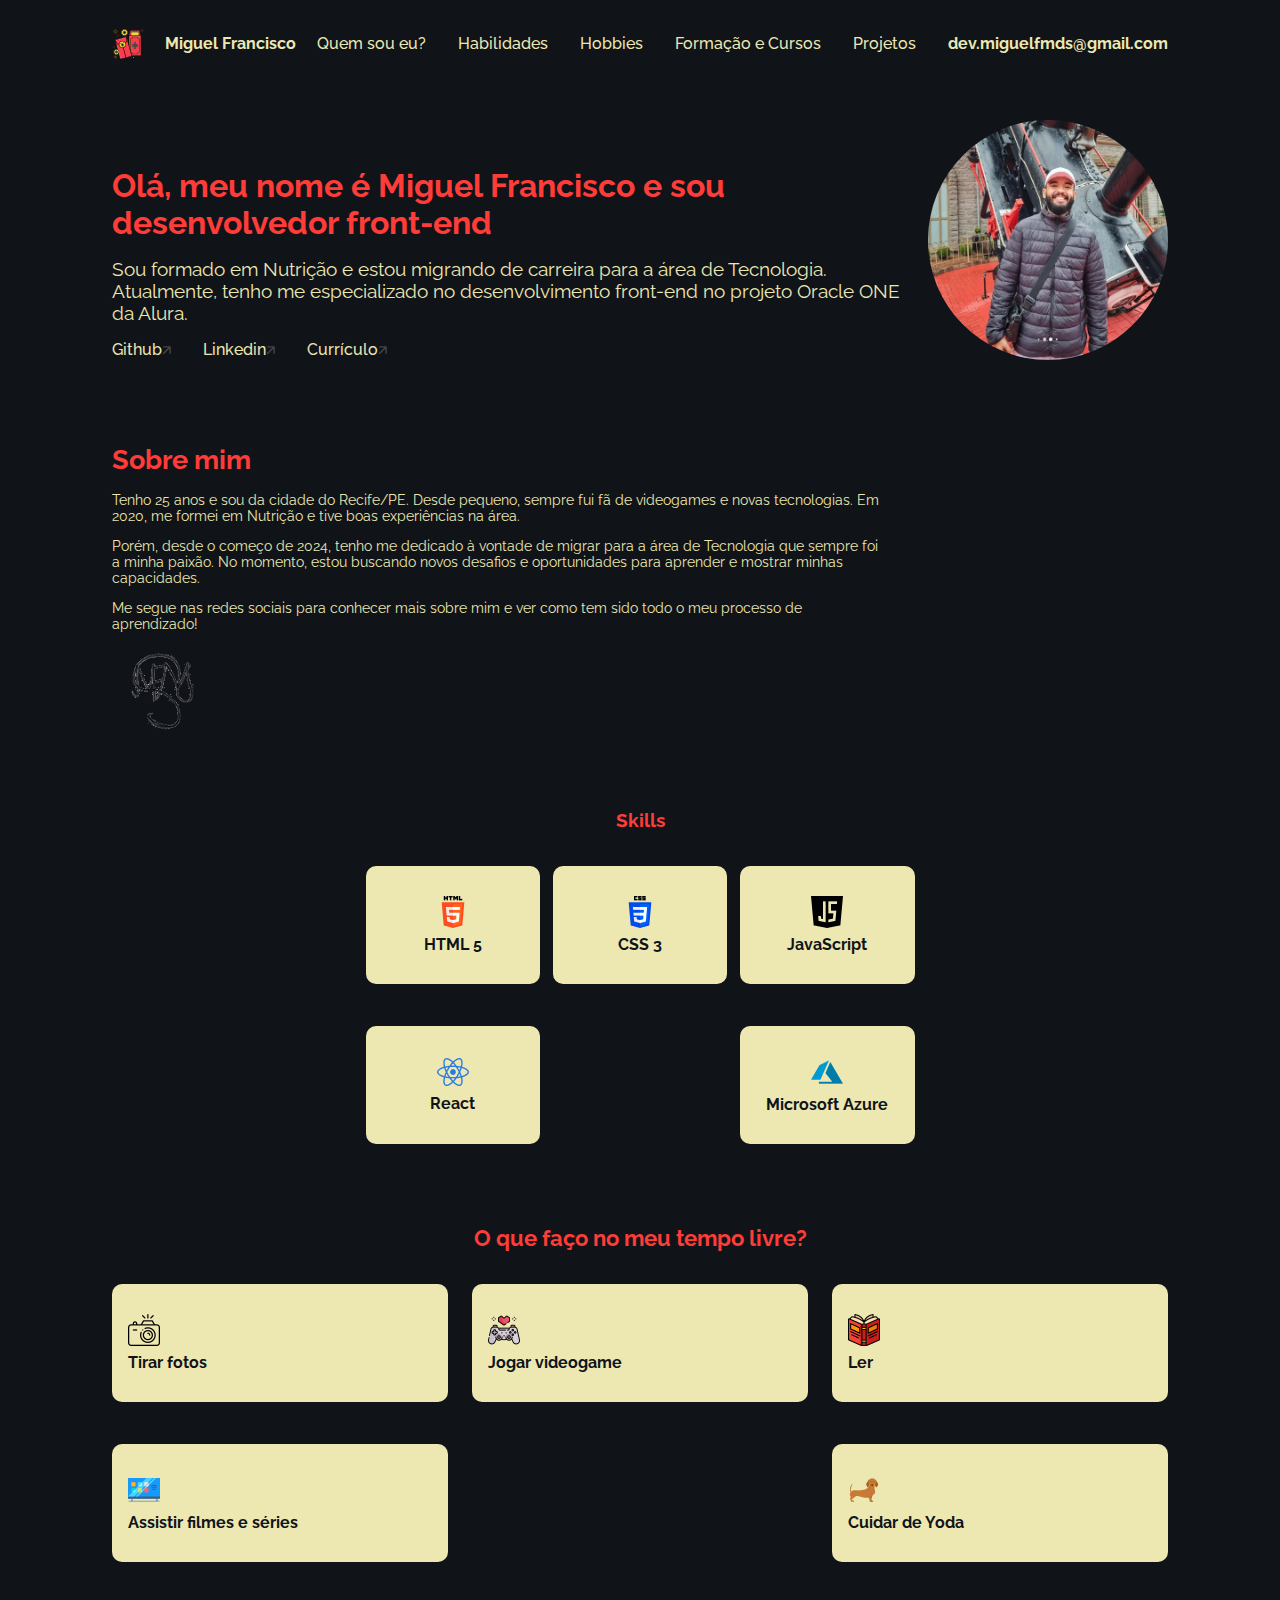
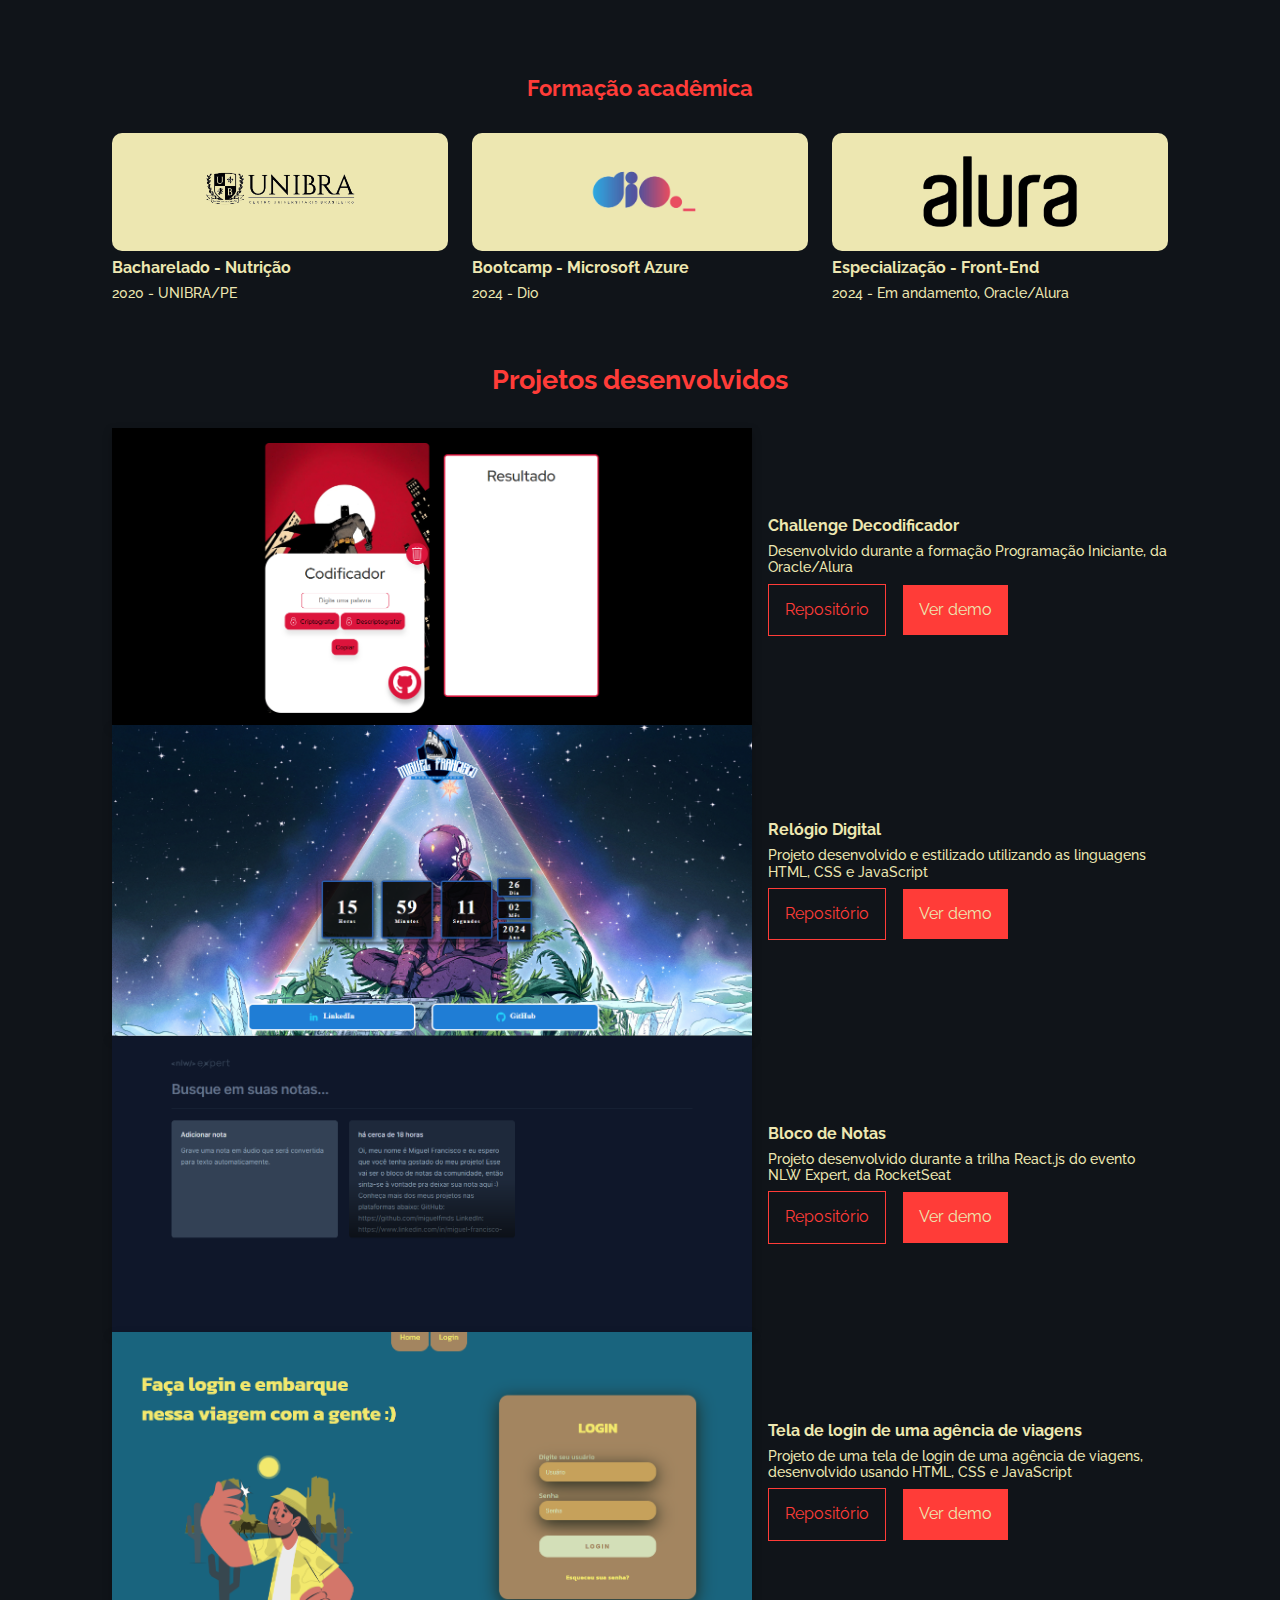
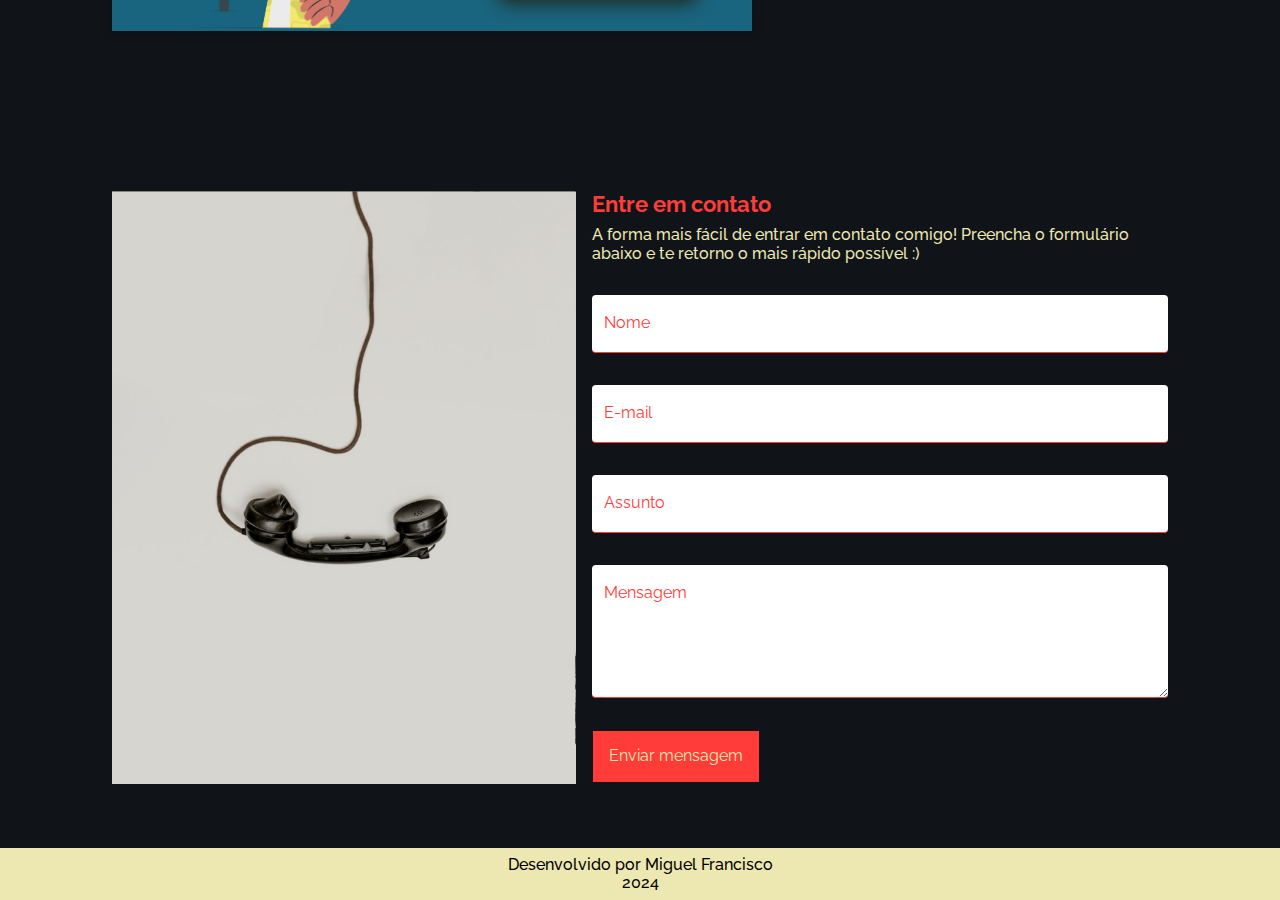
<file: index.html>
<!DOCTYPE html>
<html lang="pt">
<head>
    <!-- informações do documento -->
    <meta charset="UTF-8">
    <meta http-equiv="X-UA-Compatible" content="IE=edge">
    <meta name="viewport" content="width=device-width, initial-scale=1.0">

    <!-- informações da página -->
   <meta name="description" content="Portfolio - Challenge Oracle/Alura - Programa ONE">
   <meta name="keywords" content="html, css, js, JavaScript, Alura, Oracle, ONE, Challenge, currículo">
   <meta name="author" content="Miguel Francisco">

   <!-- título da página -->
   <title>Miguel Francisco | Portfolio</title>
   <link rel="shortcut icon" href="./assets/images/logo2.png" type="image/x-icon">

    <!-- fontes utilizadas -->
   <link rel="preconnect" href="https://fonts.googleapis.com">
   <link rel="preconnect" href="https://fonts.gstatic.com" crossorigin>
   <link href="https://fonts.googleapis.com/css2?family=Raleway:wght@400;500;600;700&display=swap" rel="stylesheet">

   <!-- CSS configurações básicas -->
   <link rel="stylesheet" href="assets/css/basic/normalize.css">
   <link rel="stylesheet" href="assets/css/basic/base.css">
   <link rel="stylesheet" href="assets/css/basic/botao.css">

   <!-- CSS por seção -->
   <link rel="stylesheet" href="./assets/css/nav/nav.css">
   <link rel="stylesheet" href="./assets/css/aside/aside.css">
   <link rel="stylesheet" href="./assets/css/sobre/sobre.css">
   <link rel="stylesheet" href="./assets/css/skills/skills.css">
   <link rel="stylesheet" href="./assets/css/hobbies/hobbies.css">
   <link rel="stylesheet" href="./assets/css/formacao/formacao.css">
   <link rel="stylesheet" href="./assets/css/projetos/projetos.css">
   <link rel="stylesheet" href="./assets/css/contato/contato.css">
   <link rel="stylesheet" href="./assets/css/formulario/formulario.css">
   <link rel="stylesheet" href="./assets/css/footer/footer.css">
    
</head>

<body>

    <!-- Cabeçalho -->
 
    <header>
       <nav class="nav__container" id="nav">
         <img src="./assets/imagens/navlogo.png" class="nav__logo" alt="logo">
          <h2 class="nav__nome">Miguel Francisco</h2>
          <ul class="nav__lista">
             <l1 class="nav__item"><a href="#sobre" class="nav__item__link" title="Clique para acessar seção Quem sou eu?">Quem sou eu?</a></l1>
             <l1 class="nav__item"><a href="#skills" class="nav__item__link" title="Clique para acessar seção Habilidades">Habilidades</a></l1>
             <l1 class="nav__item"><a href="#hobbies" class="nav__item__link" title="Clique para acessar seção Hobbies">Hobbies</a></l1>
             <l1 class="nav__item"><a href="#formacao" class="nav__item__link" title="Clique para acessar seção Formação e Cursos">Formação e Cursos</a></l1>
             <l1 class="nav__item"><a href="#projetos" class="nav__item__link" title="Clique para acessar seção Projetos">Projetos</a></l1>
             <l1 class="nav__item--single"><a href="#contato" class="nav__item__link" title="Clique para acessar seção Contato">dev.miguelfmds@gmail.com</a></l1>
          </ul>
       </nav>
    </header>

    <!-- Seção de apresentação -->

    <aside class="aside__container">
        <img src="assets/imagens/fotoMiguel.jpg" alt="Foto Miguel Francisco" class="aside__foto">
        <div class="aside__descricao">
           <h1 class="aside__titulo">Olá, meu nome é Miguel Francisco e sou desenvolvedor front-end</h1>
           <h2 class="aside__subtitulo">Sou formado em Nutrição e estou migrando de carreira para a área de Tecnologia. Atualmente, tenho me especializado no desenvolvimento front-end no projeto Oracle ONE da Alura.</h2>
           <ul class="aside__lista">
              <li class="aside__lista__item"><a class="aside__lista__link" href="https://github.com/miguelfmds"
                    target="_blank">Github</a></li>
              <li class="aside__lista__item"><a class="aside__lista__link" href="https://www.linkedin.com/in/miguel-francisco-a069252aa/"
                    target="_blank">Linkedin</a></li>
              <li class="aside__lista__item"><a class="aside__lista__link" href="assets/curriculo/curriculomiguel.pdf"
                    target="_blank">Currículo</a></li>
           </ul>
        </div>
     </aside>

     <!-- Sobre mim -->

     <main>
         <section class="sobre__container" id="sobre">
            <h2 class="sobre__titulo">
               <a href="#nav" title="Clique aqui para voltar ao topo da página">Sobre mim</a>
            </h2>
            <p class="sobre__texto">Tenho 25 anos e sou da cidade do Recife/PE. Desde pequeno, sempre fui fã de videogames e novas tecnologias. Em 2020, me formei em Nutrição e tive boas experiências na área.</p>
            <p class="sobre__texto">Porém, desde o começo de 2024, tenho me dedicado à vontade de migrar para a área de Tecnologia que sempre foi a minha paixão.
               No momento, estou buscando novos desafios e oportunidades para aprender e mostrar minhas capacidades.
            </p>
            <p class="sobre__texto">Me segue nas redes sociais para conhecer mais sobre mim e ver como tem sido todo o meu processo de aprendizado!</p>
            <img class="sobre__imagem" src="./assets/imagens/assinaturadigital.png" alt="assinatura">
         </section>

         <!-- Skills -->

         <section class="skills__container" id="skills">
            <h2 class="skills__titulo">
               <a href="#nav" title="Clique aqui para voltar ao topo da página">Skills</a>
            </h2>
            <ul class="skills__lista">
               <li class="skills__item">
                  <img src="./assets/imagens/html-5.png" alt="ícone html5" class="skills__icone">
                  <h3 class="skills__nome">HTML 5</h3>
               </li>
               <li class="skills__item">
                  <img src="./assets/imagens/css-3.png" alt="ícone css" class="skills__icone">
                  <h3 class="skills__nome">CSS 3</h3>
               </li>
               <li class="skills__item">
                  <img src="./assets/imagens/java-script.png" alt="ícone js" class="skills__icone">
                  <h3 class="skills__nome">JavaScript</h3>
               </li>
               <li class="skills__item">
                  <img src="./assets/imagens/react_icon.png" alt="ícone react" class="skills__icone">
                  <h3 class="skills__nome">React</h3>
               </li>
               </li>
               <li class="skills__item">
                  <img src="./assets/imagens/azure.png" alt="ícone azure" class="skills__icone">
                  <h3 class="skills__nome">Microsoft Azure</h3>
               </li>
            </ul>
         </section>

         <!-- Hobbies -->

         <section class="hobbies__container" id="hobbies">
            <h2 class="hobbies__titulo">
               <a href="#nav" title="Clique aqui para voltar ao topo da página">O que faço no meu tempo livre?</a>
            </h2>
            <ul class="hobbies__lista">
               <li class="hobbies__item">
                  <img src="./assets/imagens/camera.png" alt="camera" class="hobbies__icone">
                  <h3 class="hobbies__nome">Tirar fotos</h3>
               </li>
               <li class="hobbies__item">
                  <img src="./assets/imagens/videogames.png" alt="videogame" class="hobbies__icone">
                  <h3 class="hobbies__nome">Jogar videogame</h3>
               </li>
               <li class="hobbies__item">
                  <img src="./assets/imagens/book.png" alt="livro" class="hobbies__icone">
                  <h3 class="hobbies__nome">Ler</h3>
               </li>
               <li class="hobbies__item">
                  <img src="./assets/imagens/smart-tv.png" alt="tv" class="hobbies__icone">
                  <h3 class="hobbies__nome">Assistir filmes e séries</h3>
               </li>
               <li class="hobbies__item">
                  <img src="./assets/imagens/dog.png" alt="cachorro" class="hobbies__icone">
                  <h3 class="hobbies__nome">Cuidar de Yoda</h3>
               </li>
            </ul>
         </section>

         <!-- Formação acadêmica -->

         <section class="formacao__container" id="formacao">
            <h2 class="formacao__titulo">
               <a href="#nav" title="Clique aqui para voltar ao topo da página">Formação acadêmica</a>
            </h2>
            <ul class="formacao__lista">
               <li class="formacao__item">
                  <div class="formacao__logo__container">
                     <img src="./assets/imagens/unibra.png" alt="logo unibra" class="formacao__logo">
                  </div>
                  <h3 class="formacao__nome">Bacharelado - Nutrição</h3>
                  <p class="formacao__texto">2020 - UNIBRA/PE</p>
               </li>
               <li class="formacao__item">
                  <div class="formacao__logo__container">
                     <img src="./assets/imagens/dio.png" alt="logo dio" class="formacao__logo">
                  </div>
                  <h3 class="formacao__nome">Bootcamp - Microsoft Azure</h3>
                  <p class="formacao__texto">2024 - Dio</p>
               </li>
               <li class="formacao__item">
                  <div class="formacao__logo__container">
                     <img src="./assets/imagens/alura.png" alt="logo alura" class="formacao__logo">
                  </div>
                  <h3 class="formacao__nome">Especialização - Front-End</h3>
                  <p class="formacao__texto">2024 - Em andamento, Oracle/Alura</p>
               </li>
            </ul>
         </section>

         <!-- Projetos -->

         <section class="projetos__container" id="projetos">
            <h2 class="projetos__titulo">
               <a href="#nav" title="Clique aqui para voltar ao topo da página">Projetos desenvolvidos</a>
            </h2>
            <ul class="projetos__lista">
               <li class="projetos__item">
                  <img class="projetos__tela" src="./assets/imagens/challengedecodificador.png" alt="print decodificador" title="Challenge Decodificador">
                  <div class="projetos__texto__container">
                     <h3 class="projetos__nome">Challenge Decodificador</h3>
                     <p class="projetos__texto">Desenvolvido durante a formação Programação Iniciante, da Oracle/Alura</p>
                     <div class="botao__container">
                        <a class="botao__secundario" href="https://github.com/miguelfmds/desafio-codificador" target="_blank" rel="noopener noreferrer" title="Clique para visualizar o repositório no GitHub">Repositório</a>
                        <a class="botao__primario" href="https://miguelfmds.github.io/desafio-codificador/" target="_blank" rel="noopener noreferrer" title="Clique para visualizar o deploy do projeto">Ver demo</a>
                     </div>
                  </div>
               </li>
               <li class="projetos__item">
                  <img class="projetos__tela" src="./assets/imagens/relogiodigital.png" alt="print relogio digital" title="Relógio Digital">
                  <div class="projetos__texto__container">
                     <h3 class="projetos__nome">Relógio Digital</h3>
                     <p class="projetos__texto">Projeto desenvolvido e estilizado utilizando as linguagens HTML, CSS e JavaScript</p>
                     <div class="botao__container">
                        <a class="botao__secundario" href="https://github.com/miguelfmds/relogiodigital" target="_blank" rel="noopener noreferrer" title="Clique para visualizar o repositório no GitHub">Repositório</a>
                        <a class="botao__primario" href="https://miguelfmds.github.io/relogiodigital/" target="_blank" rel="noopener noreferrer" title="Clique para visualizar o deploy do projeto">Ver demo</a>
                     </div>
                  </div>
               </li>
               <li class="projetos__item">
                  <img class="projetos__tela" src="./assets/imagens/blocodenotas.png" alt="print bloco de notas" title="Bloco de Notas">
                  <div class="projetos__texto__container">
                     <h3 class="projetos__nome">Bloco de Notas</h3>
                     <p class="projetos__texto">Projeto desenvolvido durante a trilha React.js do evento NLW Expert, da RocketSeat</p>
                     <div class="botao__container">
                        <a class="botao__secundario" href="https://github.com/miguelfmds/nlw-expert-notes" target="_blank" rel="noopener noreferrer" title="Clique para visualizar o repositório no GitHub">Repositório</a>
                        <a class="botao__primario" href="https://nlw-expert-notes-mocha.vercel.app/" target="_blank" rel="noopener noreferrer" title="Clique para visualizar o deploy do projeto">Ver demo</a>
                     </div>
                  </div>
               </li>
               <li class="projetos__item">
                  <img class="projetos__tela" src="./assets/imagens/teladelogin.png" alt="print tela de login" title="Tela de login">
                  <div class="projetos__texto__container">
                     <h3 class="projetos__nome">Tela de login de uma agência de viagens</h3>
                     <p class="projetos__texto">Projeto de uma tela de login de uma agência de viagens, desenvolvido usando HTML, CSS e JavaScript</p>
                     <div class="botao__container">
                        <a class="botao__secundario" href="https://github.com/miguelfmds/tela-login" target="_blank" rel="noopener noreferrer" title="Clique para visualizar o repositório no GitHub">Repositório</a>
                        <a class="botao__primario" href="https://miguelfmds.github.io/tela-login/" target="_blank" rel="noopener noreferrer" title="Clique para visualizar o deploy do projeto">Ver demo</a>
                     </div>
                  </div>
               </li>
            </ul>
         </section>

         <section class="contato__container" id="contato">
            <img src="./assets/imagens/contato_imagem.png" class="contato__imagem" alt="imagem de contato">
            <div class="contato__container--interno">
               <div class="contato__container--textos">
                  <h2 class="contato__titulo">
                     <a href="#nav" title="Clique aqui para voltar ao topo da página">Entre em contato</a>
                  </h2>
                  <p class="contato__texto">A forma mais fácil de entrar em contato comigo! Preencha o formulário abaixo e te retorno o mais rápido possível :)</p>
               </div>
               
               <form action="https://formsubmit.co/44e618cf8c2fff2aa8fc461ae3ceedf5" method="post" class="formulario__container">
                  <fieldset class="formulario__fieldset">
                     
                  <!-- campos da plataforma de envio do formulário -->
                  <input type="hidden" name="_next" value="https://miguelfmds.github.io/challenge-one-portfolio-front/agradecimento.html">
                  
                  <input type="hidden" name="_autoresponse" value="Olá! Agradeço por entrar em contato ao visitar meu portfolio. Esta é uma cópia da mensagem que me enviou. Logo, retorno! - Miguel Francisco"> <!-- final dos campos da plataforma de envio -->

                  <!-- início dos campos visíveis do formulário -->

                  <div class="input__container"> <!--abre o campo nome -->
                     <input class="input__campo input__nome" data-form="nome" name="nome" type="text" placeholder="Nome" title="Digite seu nome" minlength="2" required>
                     <label class="input__label" data-label="nome" for="Nome">
                        Nome
                     </label>
                     <span class="input__erro" data-span="nome">
                        Favor preencher com seu nome completo
                     </span>
                  </div> <!-- fecha o campo nome-->
                  <div class="input__container"> <!--abre o campo email -->
                     <input class="input__campo input__email" data-form="email" name="email" type="email" placeholder="E-mail" title="Digite seu e-mail" required>
                     <label class="input__label" data-label="email" for="E-mail">
                        E-mail
                     </label>
                     <span class="input__erro" data-span="email">
                        Preencher com o seu melhor e-mail
                     </span>
                  </div> <!-- fecha o campo e-mail-->
                  <div class="input__container"> <!--abre o campo assunto -->
                     <input class="input__campo input__assunto" data-form="assunto" name="assunto" type="text" placeholder="Assunto" title="Digite o assunto da mensagem" minlength="10" required>
                     <label class="input__label" data-label="assunto" for="Assunto">
                        Assunto
                     </label>
                     <span class="input__erro" data-span="assunto">
                        Favor descrever qual o assunto
                     </span>
                  </div> <!-- fecha o campo assunto-->
                  <div class="input__container"> <!-- abre o campo mensagem-->
                     <textarea class="input__campo input__mensagem" data-form="mensagem" name="mensagem" minlength="30" maxlength="300"
                     cols="" rows="" placeholder="Mensagem" title="Digite aqui sua mensagem, no máximo 300 caracteres" required></textarea>
                     <label class="input__label" data-label="mensagem" for="Mensagem">
                        Mensagem
                     </label>
                     <span class="input__erro" data-span="mensagem">
                        Digite aqui sua mensagem, com o mínimo de 30 caracteres e máximo de 300.
                     </span>
                  </div> <!--fecha o campo mensagem -->
                  </fieldset>

                  <button class="formulario__botao botao__primario" data-btn="botao" title="Clique aqui para enviar a mensagem">Enviar mensagem</button>
               </form>
            </div>
         </section>
     </main>

     <footer class="footer__container">
      <h3 class="footer__autor">Desenvolvido por Miguel Francisco</h3>
      <p class="footer__date">2024</p>
     </footer>

     <script src="./assets/js/validar.js"type="module"></script>
</body>
</html>
</file>
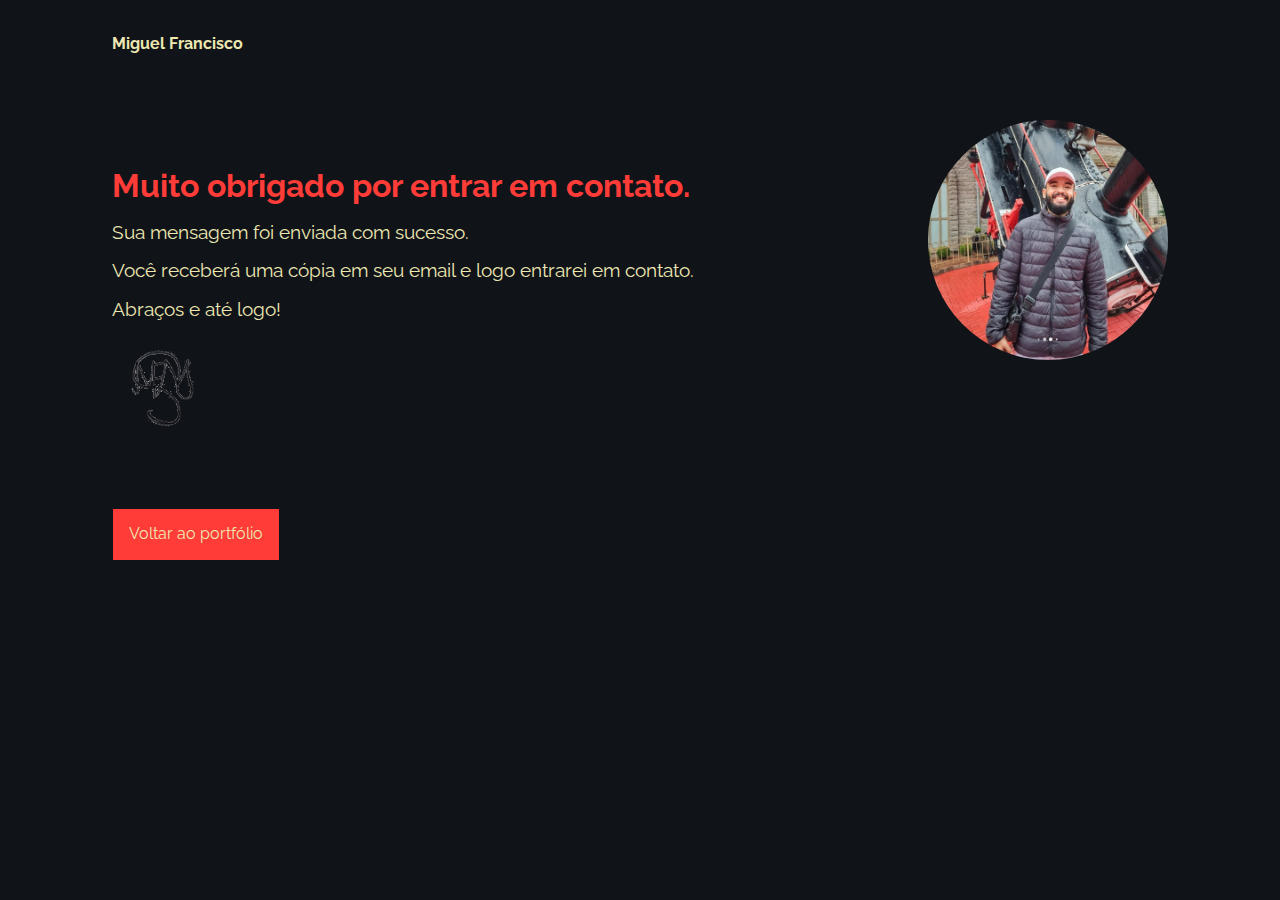
<file: agradecimento.html>
<!DOCTYPE html>
<html lang="pt-BR">

<head>

   <!-- informações do documento -->
   <meta charset="UTF-8">
   <meta http-equiv="X-UA-Compatible" content="IE=edge">
   <meta name="viewport" content="width=device-width, initial-scale=1.0">

   <!-- informações da página -->
   <meta name="description" content="Portfolio - Challenge Oracle/Alura - Programa ONE / agradecimento">
   <meta name="keywords" content="html, css, js, JavaScript, Alura, Oracle, ONE, Challenge, currículo">
   <meta name="author" content="Miguel Francisco">

   <!-- título da página -->
   <title>Miguel Francisco | Agradecimento</title>
   <link rel="shortcut icon" href="assets/imagens/logo2.png" type="image/x-icon">

   <!-- fontes utilizadas -->
   <link rel="preconnect" href="https://fonts.googleapis.com">
   <link rel="preconnect" href="https://fonts.gstatic.com" crossorigin>
   <link href="https://fonts.googleapis.com/css2?family=Raleway:wght@400;500;600;700&display=swap" rel="stylesheet">

   <!-- CSS configurações básicas -->
   <link rel="stylesheet" href="assets/css/basic/normalize.css">
   <link rel="stylesheet" href="assets/css/basic/base.css">
   <link rel="stylesheet" href="assets/css/basic/botao.css">

   <!-- CSS por seção -->
   <link rel="stylesheet" href="./assets/css/nav/nav.css">
   <link rel="stylesheet" href="./assets/css/aside/aside.css">
   <link rel="stylesheet" href="./assets/css/sobre/sobre.css">
   <link rel="stylesheet" href="./assets/css/skills/skills.css">
   <link rel="stylesheet" href="./assets/css/hobbies/hobbies.css">
   <link rel="stylesheet" href="./assets/css/formacao/formacao.css">
   <link rel="stylesheet" href="./assets/css/projetos/projetos.css">
   <link rel="stylesheet" href="./assets/css/contato/contato.css">
   <link rel="stylesheet" href="./assets/css/formulario/formulario.css">
   <link rel="stylesheet" href="./assets/css/footer/footer.css">

</head>


<body>
   <header>
      <nav class="nav__container" id="nav">
         <h2 class="nav__logo">Miguel Francisco</h2>
      </nav>
   </header>

   <main>
      <aside class="aside__container">
         <img src="assets/imagens/fotoMiguel.jpg" alt="Foto Miguel Francisco" class="aside__foto">
         <div class="aside__descricao">
            <h1 class="aside__titulo">Muito obrigado por entrar em contato.</h1>
            <p class="aside__subtitulo">Sua mensagem foi enviada com sucesso.</p>
            <p class="aside__subtitulo">Você receberá uma cópia em seu email e logo entrarei em contato.</p>
            <p class="aside__subtitulo">Abraços e até logo!</p>
            <img class="sobre__imagem" src="./assets/imagens/assinaturadigital.png" alt="Assinatura Miguel">
         </div>
      </aside>
      <section class="sobre__container--agradecimento">
         <a class="botao__primario" href="index.html" title="Clique aqui para voltar ao portfólio">Voltar ao portfólio</a>
      </section>
   </main>
</body>

</html>
</file>
<file: assets/css/basic/base.css>
/* 
  estilização geral do projeto:
    - variáveis (cores / fonte)
    - body
    - títulos
    - listas
    - links (tag "a")
    - input
    - textarea
*/


/* importar fonte */

@import url('https://fonts.googleapis.com/css2?family=Raleway:wght@400;500;600;700&display=swap');


/* cores e fonte */

:root {
  --erro: #4b6994;
  --fundo: #101419;
  --letra: #FF3C38;
  --sobremim: #EDE7B1;

  --raleway: 'Raleway', sans-serif;
}


/* elementos básicos */

/* mobile */

body {
  /* align-items: center;
  display: flex;
  flex-direction: column; */

  background-color: var(--fundo);
  
  font-family: var(--raleway);
  font-size: 16px; /* equivale a 1rem */

  color: var(--cinza100); /* cor da fonte */

  margin: 0;
  padding: 0;

  width: 100vw;
}

h1, h2, h3, h4, h5, h6 {
  margin: 0;
  padding: 0;
}

ol, ul, li {
  list-style: none;

  margin: 0;
  padding: 0;
}

p {
  padding: 0;
  margin: 0;
}

a{
  color: var(--cinza100);
  text-decoration: none;
}

a:hover{
  text-decoration: underline;
}

input, textarea {
  margin: 0;
  padding: 0;
  width: auto;
}


button{
  margin: 0;
  padding: 0;
  border: none;
}
</file>
<file: assets/css/basic/botao.css>
/* 
  este arquivo reune todos os componentes do elemento "botao",
  que foram definidos em arquivos CSS específicos
  e orgnizados na pasta "assets/css/basic/botao",
  facilitando a importação dos estilos no documento HTML.
*/

@import url(./botao/botao__container.css);
@import url(./botao/botao__primario.css);
@import url(./botao/botao__secundario.css);


/* --- fim ;) */
</file>
<file: assets/css/nav/nav.css>
/* 
  este arquivo reune todos os componentes do elemento "header-nav",
  que foram definidos em arquivos CSS específicos
  e orgnizados na pasta "assets/css/nav",
  facilitando a importação dos estilos no documento HTML.
*/

@import url(./nav__container.css);
@import url(./nav__logo.css);
@import url(./nav__lista.css);
@import url(./nav__item.css);



/* --- fim ;) */
</file>
<file: assets/css/aside/aside.css>
/* 
  este arquivo reune todos os componentes do elemento "aside",
  que foram definidos em arquivos CSS específicos
  e orgnizados na pasta "assets/css/aside",
  facilitando a importação dos estilos no documento HTML.
*/

@import url(./aside__container.css);
@import url(./aside__foto.css);
@import url(./aside__titulo.css);
@import url(./aside__subtitulo.css);
@import url(./aside__lista.css);


/* --- fim ;) */
</file>
<file: assets/css/sobre/sobre.css>
/* 
  este arquivo reune todos os componentes do elemento "sobre",
  que foram definidos em arquivos CSS específicos
  e orgnizados na pasta "assets/css/sobre",
  facilitando a importação dos estilos no documento HTML.
*/

@import url(./sobre__container.css);
@import url(./sobre__titulo.css);
@import url(./sobre__texto.css);
@import url(./sobre__imagem.css);
</file>
<file: assets/css/skills/skills.css>
/* 
  este arquivo reune todos os componentes do elemento "skills",
  que foram definidos em arquivos CSS específicos
  e orgnizados na pasta "assets/css/skills",
  facilitando a importação dos estilos no documento HTML.
*/

@import url(./skills__container.css);
@import url(./skills__titulo.css);
@import url(./skills__lista.css);
@import url(./skills__item.css);
@import url(./skills__icone.css);
@import url(./skills__nome.css);
</file>
<file: assets/css/hobbies/hobbies.css>
/* 
  este arquivo reune todos os componentes do elemento "hobbies",
  que foram definidos em arquivos CSS específicos
  e orgnizados na pasta "assets/css/hobbies",
  facilitando a importação dos estilos no documento HTML.
*/

@import url(./hobbies__container.css);
@import url(./hobbies__titulo.css);
@import url(./hobbies__lista.css);
@import url(./hobbies__item.css);
@import url(./hobbies__icone.css);
@import url(./hobbies__nome.css);
</file>
<file: assets/css/formacao/formacao.css>
@import url(./formacao__container.css);
@import url(./formacao__titulo.css);
@import url(./formacao__lista.css);
@import url(./formacao__item.css);
@import url(./formacao__logo__container.css);
@import url(./formacao__logo.css);
@import url(./formacao__nome.css);
@import url(./formacao__texto.css);
</file>
<file: assets/css/projetos/projetos.css>
/* 
  este arquivo reune todos os componentes do elemento "projetos",
  que foram definidos em arquivos CSS específicos
  e orgnizados na pasta "assets/css/projetos",
  facilitando a importação dos estilos no documento HTML.
*/

@import url(./projetos__container.css);
@import url(./projetos__titulo.css);
@import url(./projetos__lista.css);
@import url(./projetos__item.css);
@import url(./projetos__tela.css);
@import url(./projetos__texto__container.css);
@import url(./projetos__nome.css);
@import url(./projetos__texto.css);
</file>
<file: assets/css/contato/contato.css>
/* 
  este arquivo reune os componentes da seção "contato",
  que foram definidos em arquivos CSS específicos
  e orgnizados na pasta "assets/css/contato",
  facilitando a importação dos estilos no documento HTML.

  Também da seção "contato", os componentes do elemento "formulário" foram organizados em pasta específica,
  "assets/css/formulario", para manter melhor organização.
*/

@import url(./contato__container.css);
@import url(./contato__imagem.css);
@import url(./contato__container--interno.css);
@import url(./contato__container--textos.css);
@import url(./contato__titulo.css);
@import url(./contato__texto.css);
</file>
<file: assets/css/formulario/formulario.css>
/* 
  este arquivo reune todos os componentes do elemento "formulário",
  que foram definidos em arquivos CSS específicos
  e orgnizados na pasta "assets/css/formulario",
  facilitando a importação dos estilos no documento HTML.
*/

@import url(./formulario__container.css);
@import url(./formulario__fieldset.css);
@import url(./input__container.css);
@import url(./input__campo.css);
@import url(./input__mensagem.css);
@import url(./input__label.css);
@import url(./input__erro.css);
@import url(.);
@import url(./input__container--invalido.css);
@import url(.);
@import url(.);
</file>
<file: assets/css/footer/footer.css>
/* 
  este arquivo reune todos os componentes do elemento "footer",
  que foram definidos em arquivos CSS específicos
  e orgnizados na pasta "assets/css/footer",
  facilitando a importação dos estilos no documento HTML.
*/

@import url(./footer__container.css);
@import url(./footer__autor.css);
@import url(./footer__date.css);
</file>
